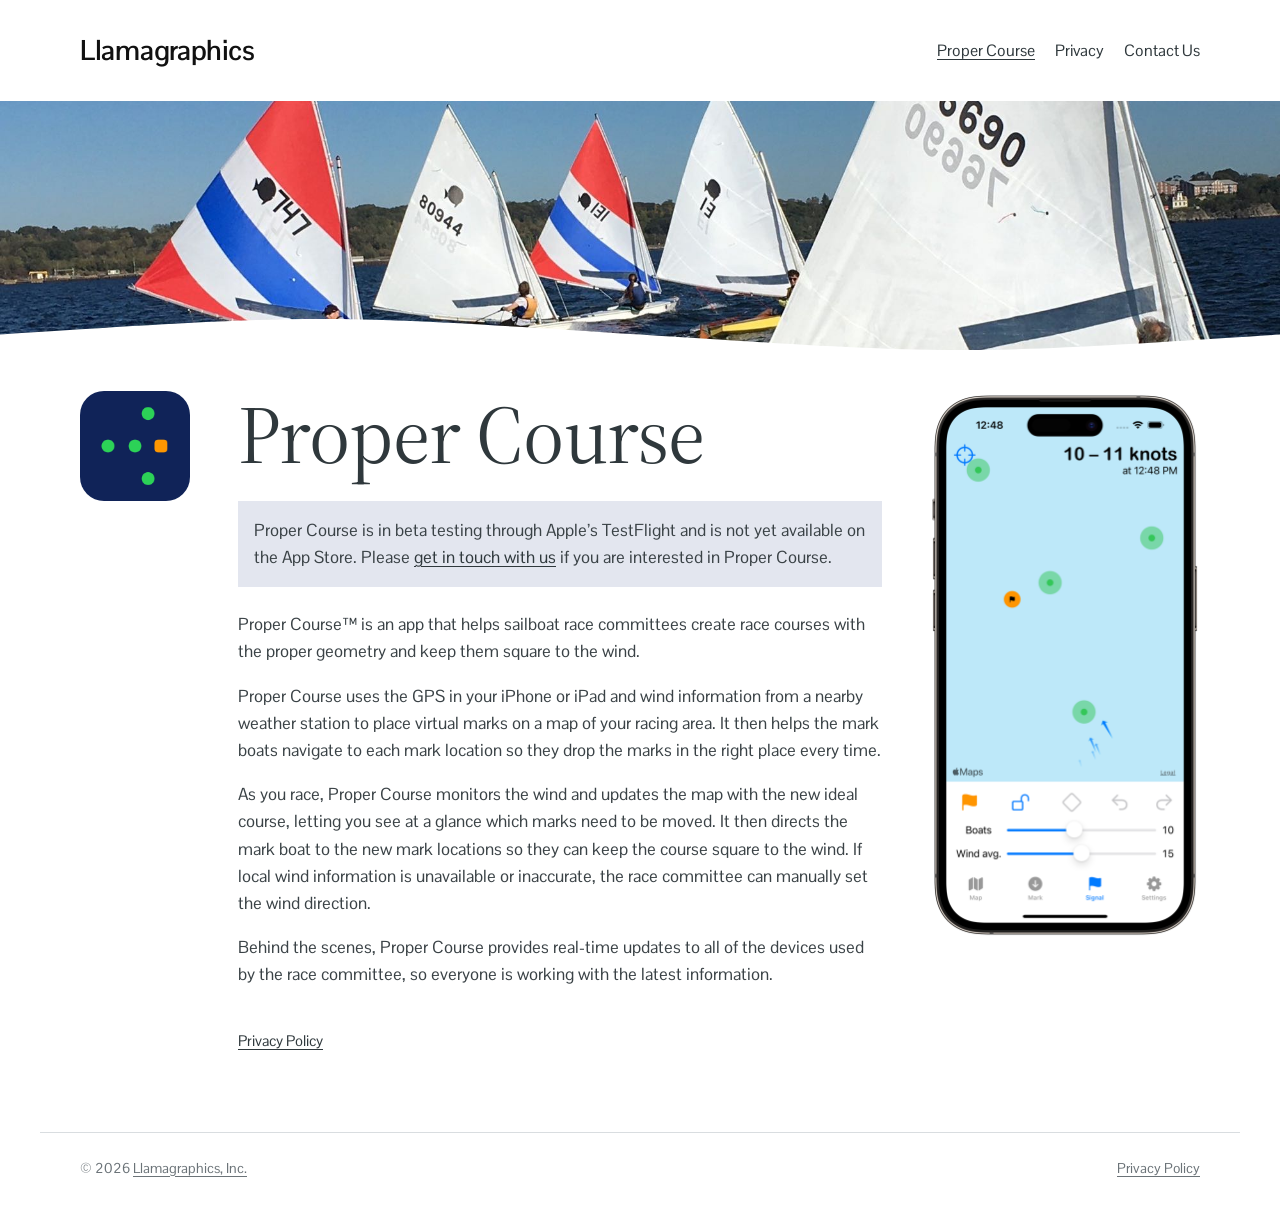
<file: index.html>
<!doctype html>
<html lang="en">
<head>
  <meta charset="utf-8">
  <meta name="viewport" content="width=device-width, initial-scale=1">
  <title>Proper Course</title>
  <meta name="description" content="Proper Course helps sailboat race committees create race courses with the proper geometry and keep them square to the wind.">
  <link rel="icon" href="favicon.png">
  <link rel="apple-touch-icon" href="apple-touch-icon.png">
  <link rel="preconnect" href="https://fonts.googleapis.com">
  <link rel="preconnect" href="https://fonts.gstatic.com" crossorigin>
  <link rel="stylesheet" href="https://fonts.googleapis.com/css2?family=Pontano+Sans:wght@400;700&family=Source+Serif+4:opsz,wght@8..60,400;8..60,500&display=swap">
  <link rel="stylesheet" href="style.css">
</head>
<body>
  <header class="site-header">
    <a class="wordmark" href="https://llamagraphics.com/">Llamagraphics</a>
    <nav class="site-nav" aria-label="Site">
      <a href="index.html" aria-current="page">Proper Course</a>
      <a href="privacy.html">Privacy</a>
      <a href="https://llamagraphics.com/contact">Contact Us</a>
    </nav>
  </header>

  <svg width="0" height="0" style="position: absolute" aria-hidden="true">
    <clipPath id="banner-wave" clipPathUnits="objectBoundingBox">
      <path d="M0,0 H1 V0.935 C0.75,1.018 0.75,1.018 0.5,0.935 C0.25,0.852 0.25,0.852 0,0.935 Z"/>
    </clipPath>
  </svg>

  <div class="banner">
    <img src="images/banner.jpg" alt="Small sailboats racing upwind" width="2000" height="1500">
  </div>

  <main>
    <div class="product">
      <img class="app-icon" src="images/icon.png" alt="Proper Course app icon" width="320" height="320">

      <div>
        <h1>Proper Course</h1>

        <div class="notice">
          <p>Proper Course is in beta testing through Apple’s TestFlight and is not yet available on the App Store. Please <a href="https://llamagraphics.com/contact">get in touch with us</a> if you are interested in Proper Course.</p>
        </div>

        <p>Proper Course™ is an app that helps sailboat race committees create race courses with the proper geometry and keep them square to the wind.</p>

        <p>Proper Course uses the GPS in your iPhone or iPad and wind information from a nearby weather station to place virtual marks on a map of your racing area. It then helps the mark boats navigate to each mark location so they drop the marks in the right place every time.</p>

        <p>As you race, Proper Course monitors the wind and updates the map with the new ideal course, letting you see at a glance which marks need to be moved. It then directs the mark boat to the new mark locations so they can keep the course square to the wind. If local wind information is unavailable or inaccurate, the race committee can manually set the wind direction.</p>

        <p>Behind the scenes, Proper Course provides real-time updates to all of the devices used by the race committee, so everyone is working with the latest information.</p>

        <p class="page-links"><a href="privacy.html">Privacy Policy</a></p>
      </div>

      <div class="screenshot-col">
        <img class="screenshot" src="images/screenshot.png" alt="Proper Course on iPhone, showing marks on a map with the current wind speed" width="542" height="1100">
      </div>
    </div>
  </main>

  <footer class="site-footer">
    <span>© 2026 <a href="https://llamagraphics.com/">Llamagraphics, Inc.</a></span>
    <a href="privacy.html">Privacy Policy</a>
  </footer>
</body>
</html>
</file>
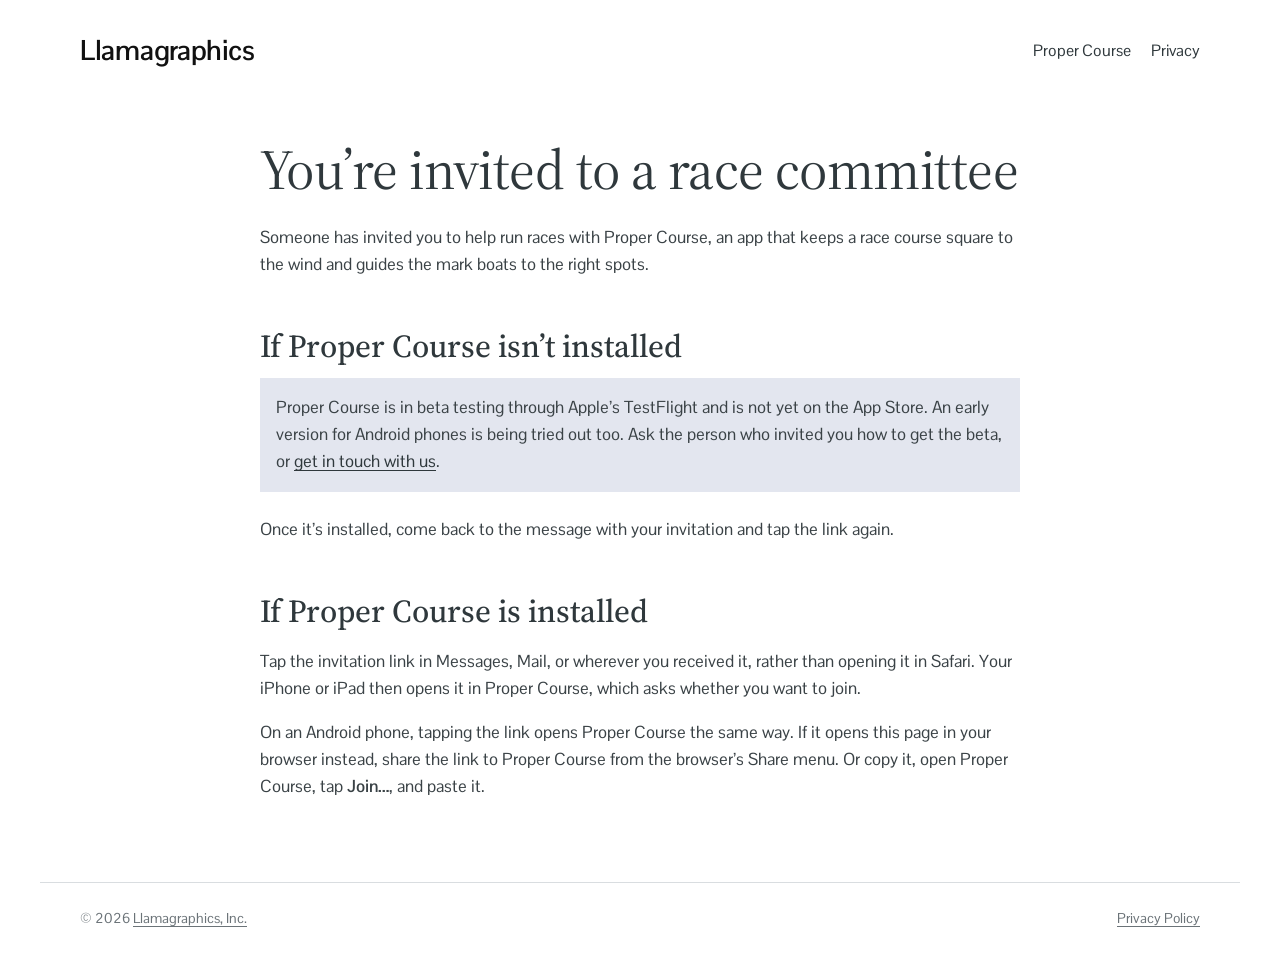
<file: join/index.html>
<!doctype html>
<html lang="en">
<head>
  <meta charset="utf-8">
  <meta name="viewport" content="width=device-width, initial-scale=1">
  <title>Join a race committee · Proper Course</title>
  <meta name="description" content="You’ve been invited to join a race committee in Proper Course.">
  <meta name="robots" content="noindex">
  <link rel="icon" href="/favicon.png">
  <link rel="apple-touch-icon" href="/apple-touch-icon.png">
  <link rel="preconnect" href="https://fonts.googleapis.com">
  <link rel="preconnect" href="https://fonts.gstatic.com" crossorigin>
  <link rel="stylesheet" href="https://fonts.googleapis.com/css2?family=Pontano+Sans:wght@400;700&family=Source+Serif+4:opsz,wght@8..60,400;8..60,500&display=swap">
  <link rel="stylesheet" href="/style.css">
</head>
<body>
  <!--
    Invitation links look like https://propercourse.app/join#<token>. With Proper Course
    installed, iOS and Android open the app instead of this page (see
    /.well-known/apple-app-site-association and assetlinks.json). The token is in the fragment, so it never
    reaches a server, and nothing on this page reads it.
  -->
  <header class="site-header">
    <a class="wordmark" href="https://llamagraphics.com/">Llamagraphics</a>
    <nav class="site-nav" aria-label="Site">
      <a href="/index.html">Proper Course</a>
      <a href="/privacy.html">Privacy</a>
    </nav>
  </header>
  <main>
    <article class="prose">
      <h1>You’re invited to a race committee</h1>
      <p>Someone has invited you to help run races with Proper Course, an app that keeps a race course square to the wind and guides the mark boats to the right spots.</p>

      <h2>If Proper Course isn’t installed</h2>
      <div class="notice">
        <p>Proper Course is in beta testing through Apple’s TestFlight and is not yet on the App Store. An early version for Android phones is being tried out too. Ask the person who invited you how to get the beta, or <a href="https://llamagraphics.com/contact">get in touch with us</a>.</p>
      </div>
      <p>Once it’s installed, come back to the message with your invitation and tap the link again.</p>

      <h2>If Proper Course is installed</h2>
      <p>Tap the invitation link in Messages, Mail, or wherever you received it, rather than opening it in Safari. Your iPhone or iPad then opens it in Proper Course, which asks whether you want to join.</p>
      <p>On an Android phone, tapping the link opens Proper Course the same way. If it opens this page in your browser instead, share the link to Proper Course from the browser’s Share menu. Or copy it, open Proper Course, tap <strong>Join…</strong>, and paste it.</p>
    </article>
  </main>
  <footer class="site-footer">
    <span>© 2026 <a href="https://llamagraphics.com/">Llamagraphics, Inc.</a></span>
    <a href="/privacy.html">Privacy Policy</a>
  </footer>
</body>
</html>
</file>
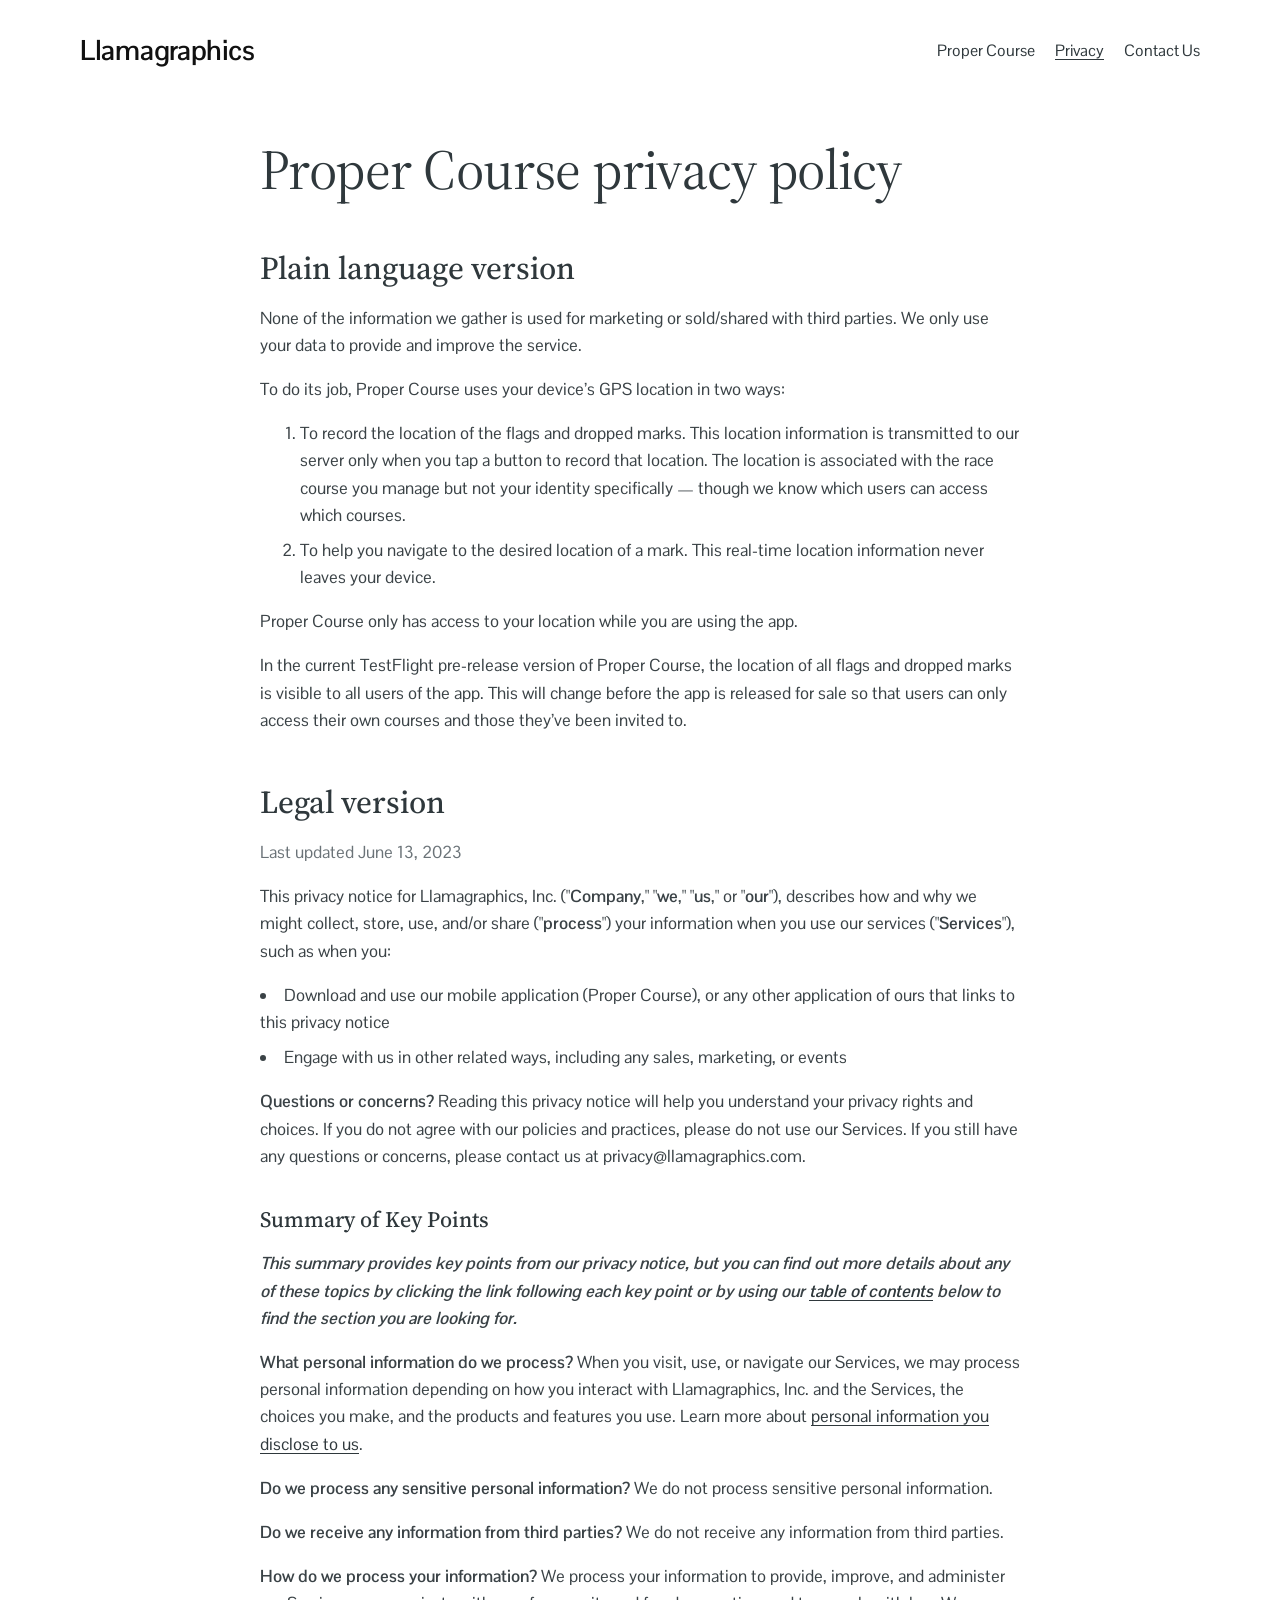
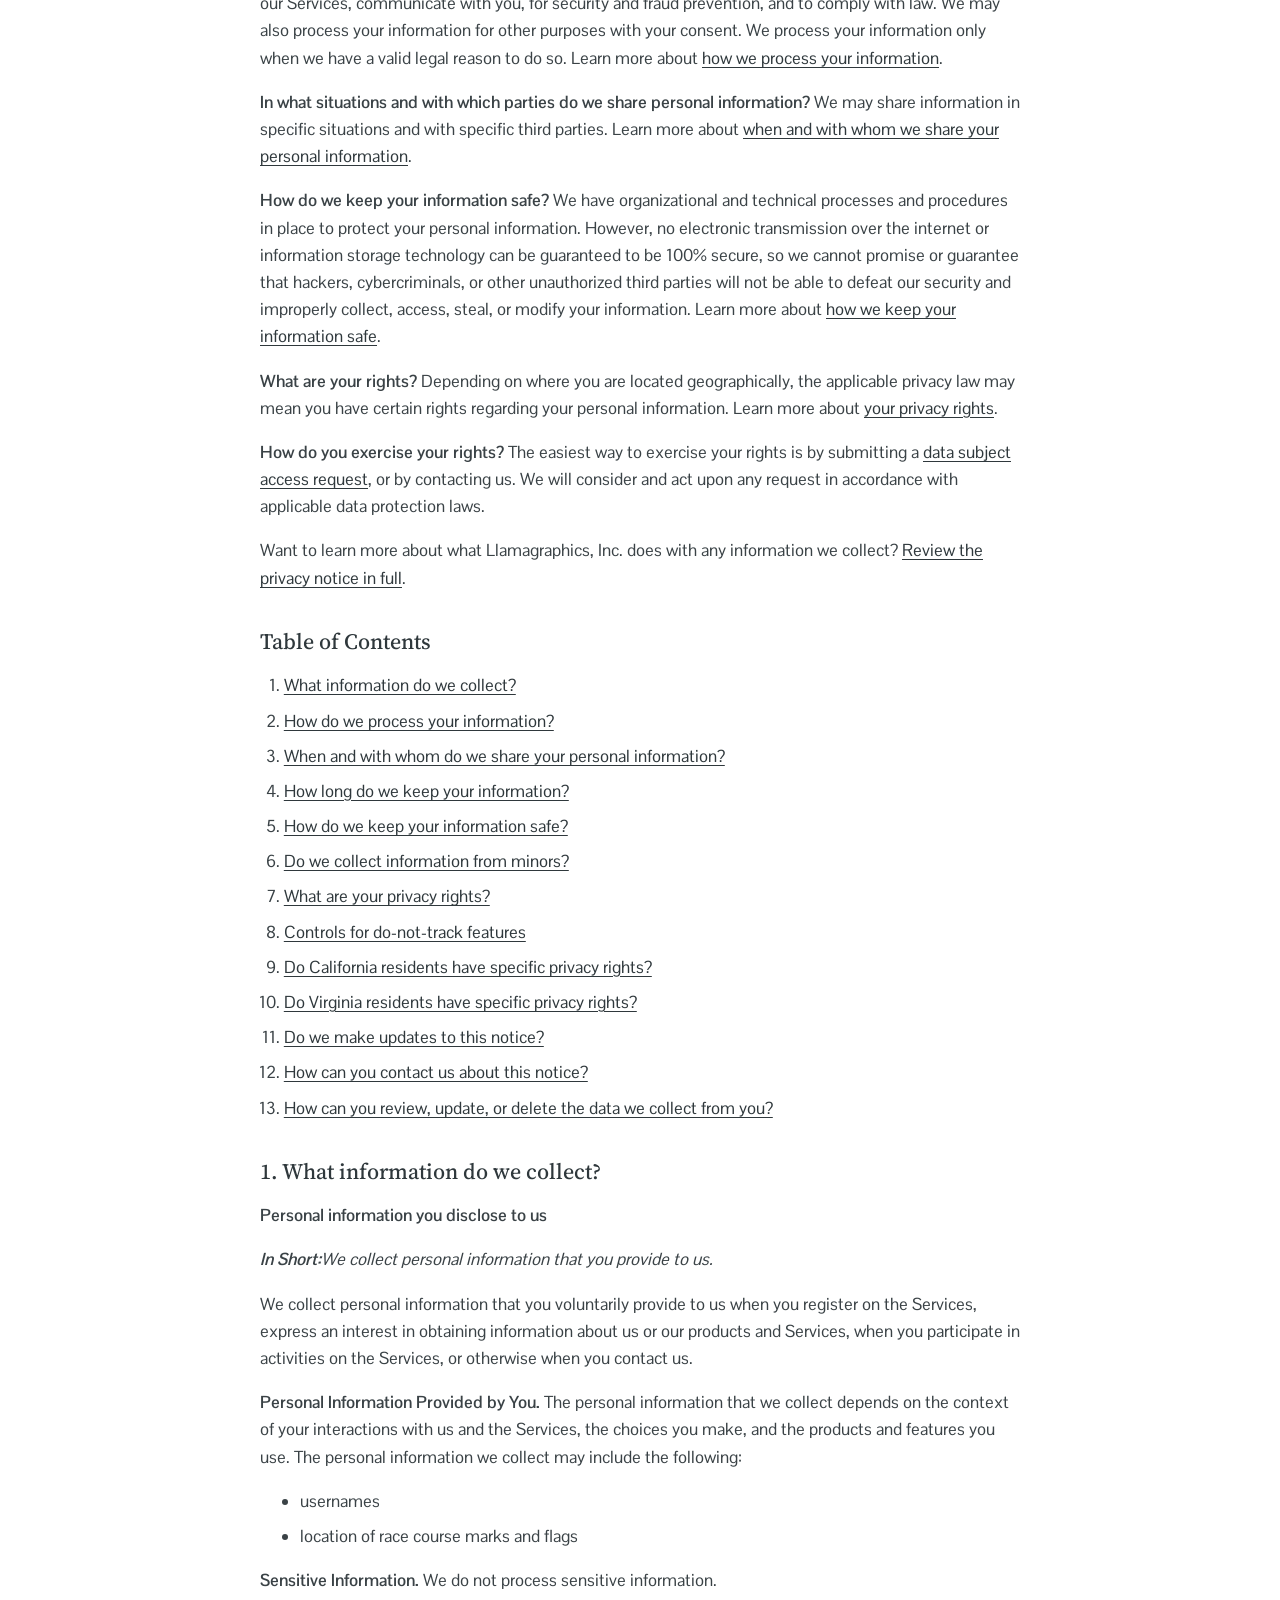
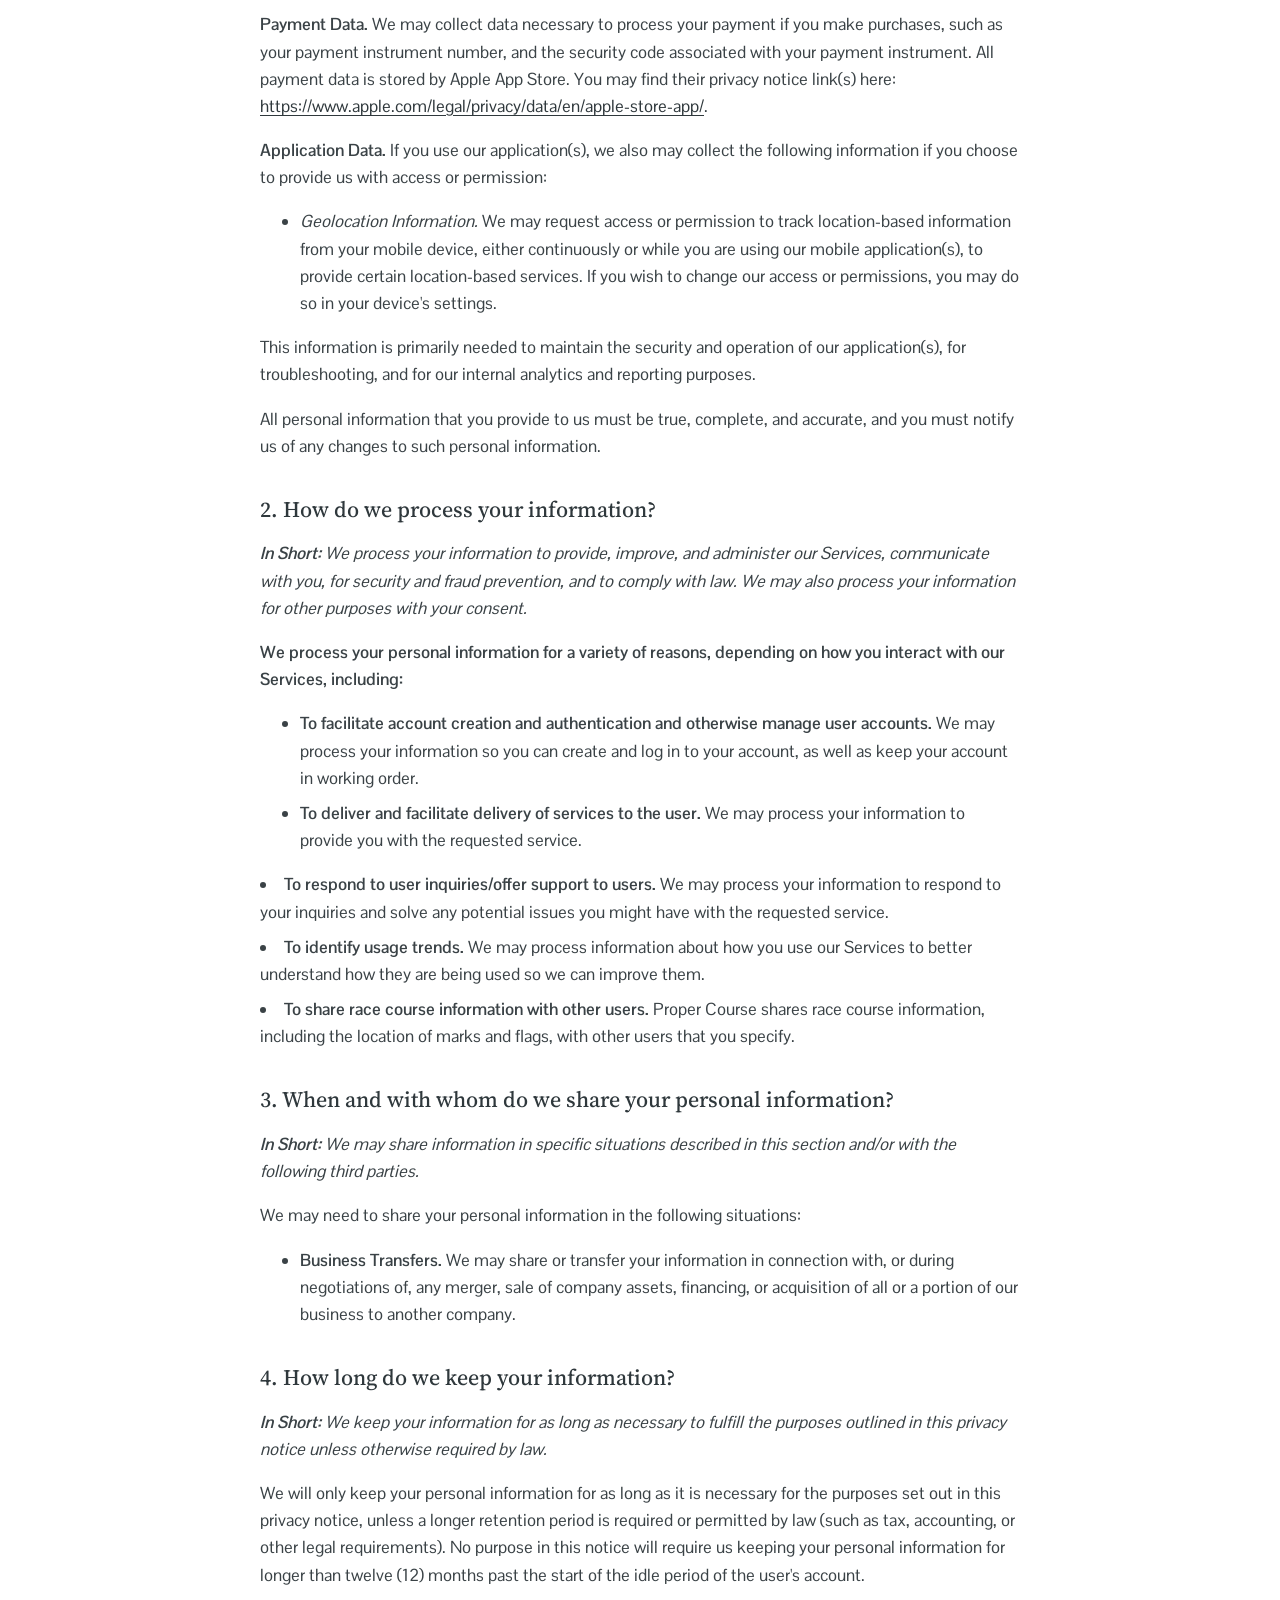
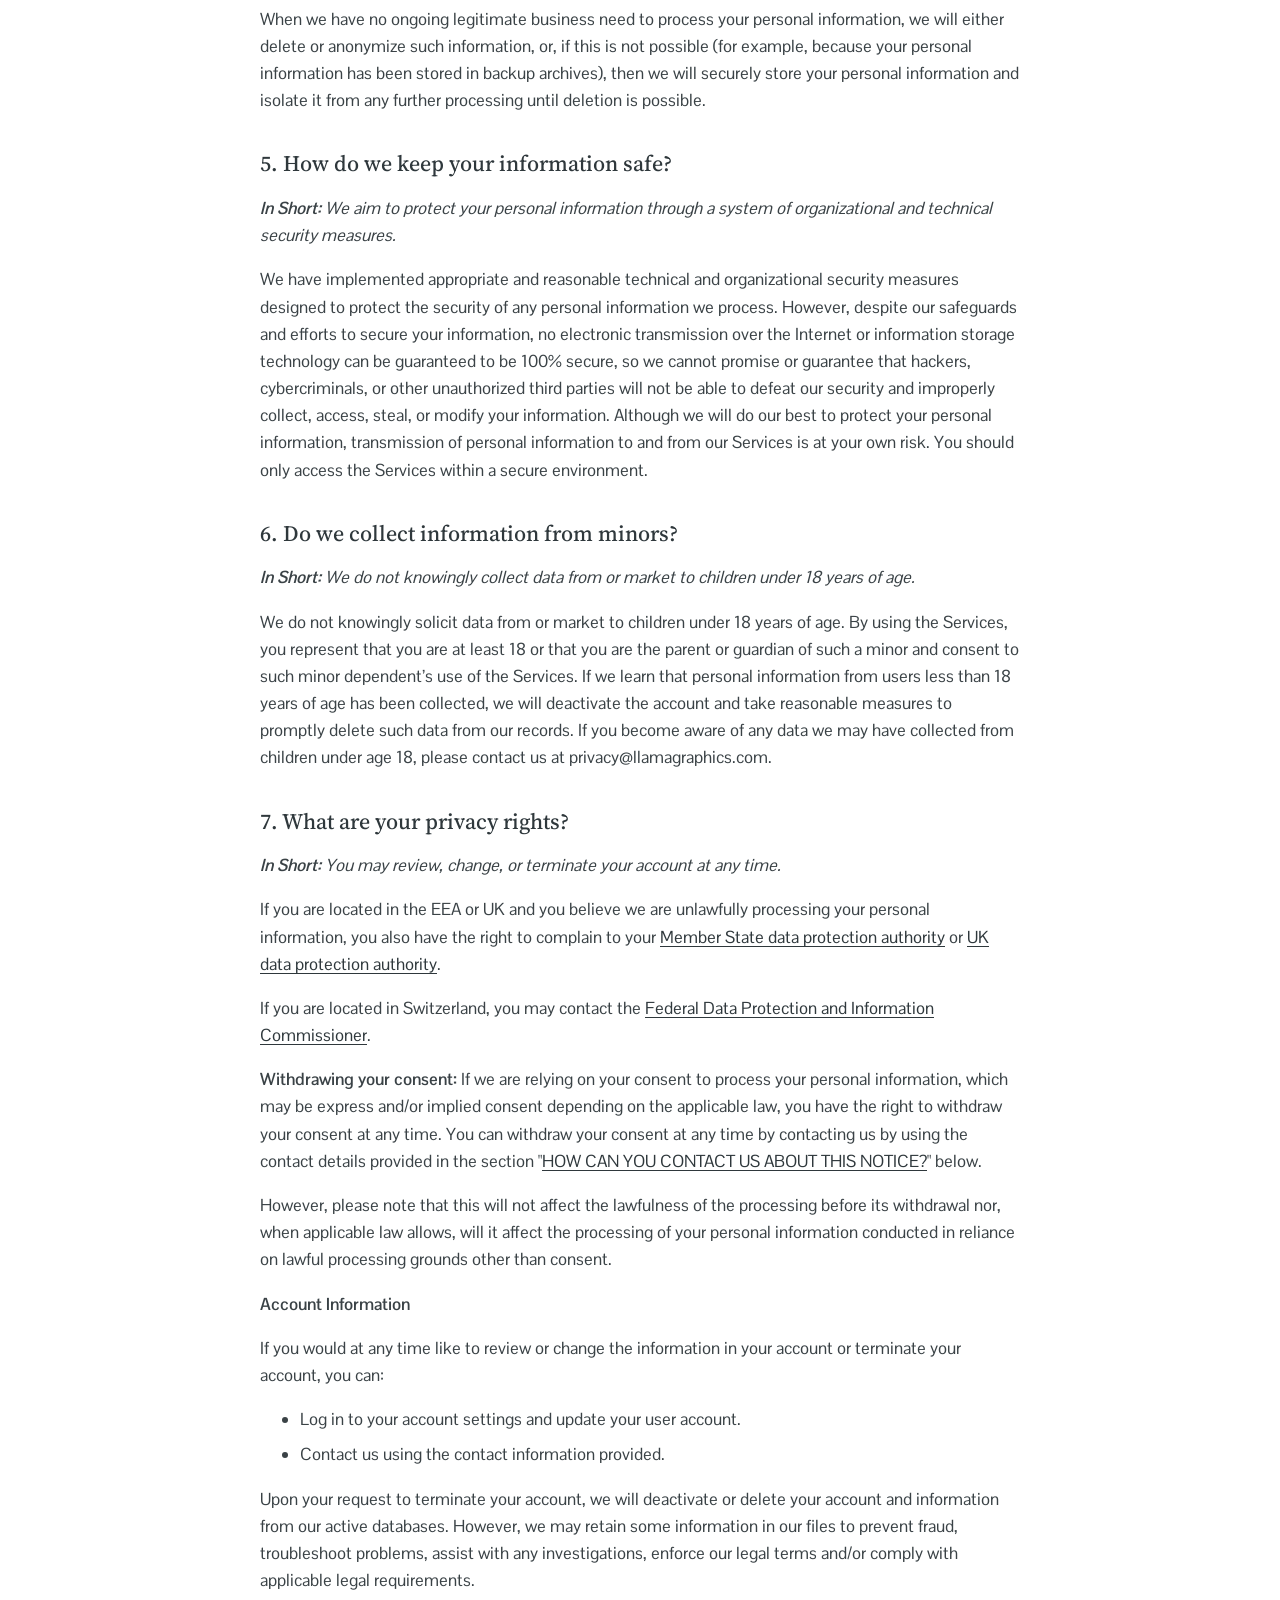
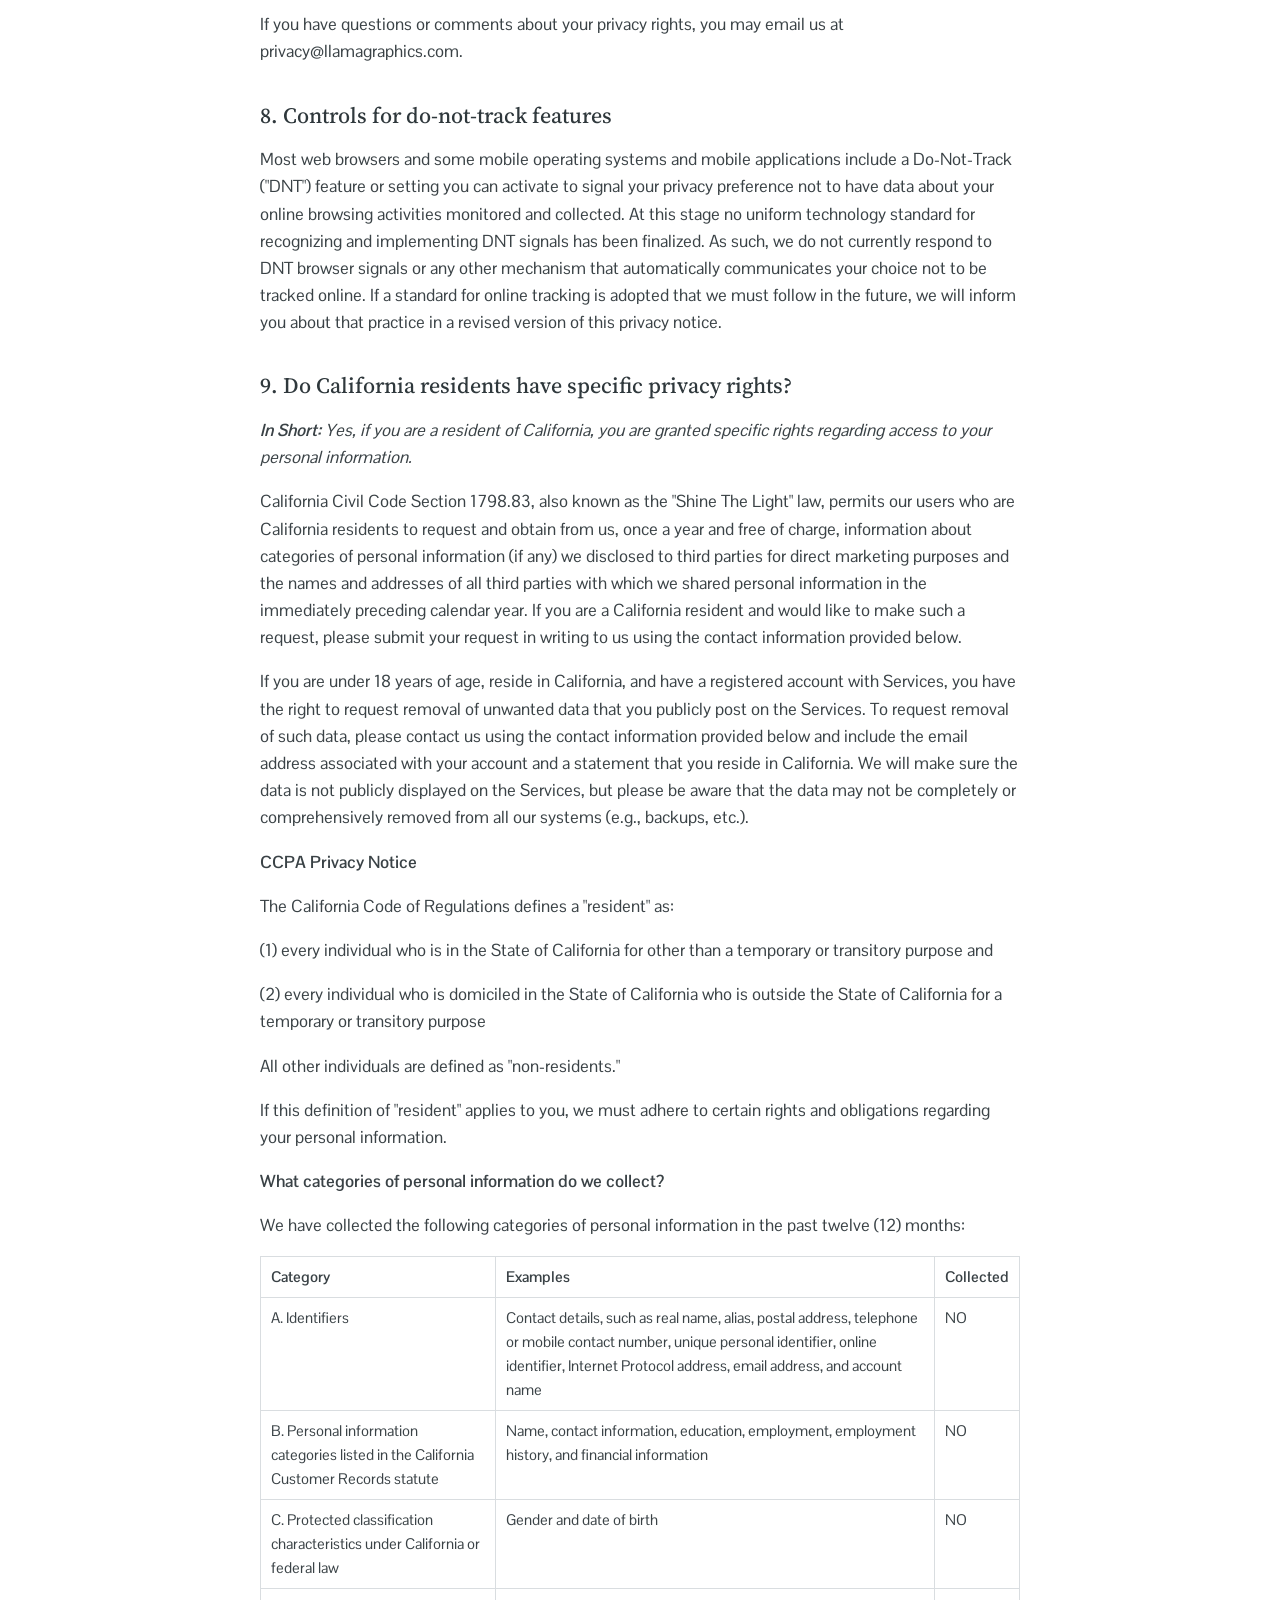
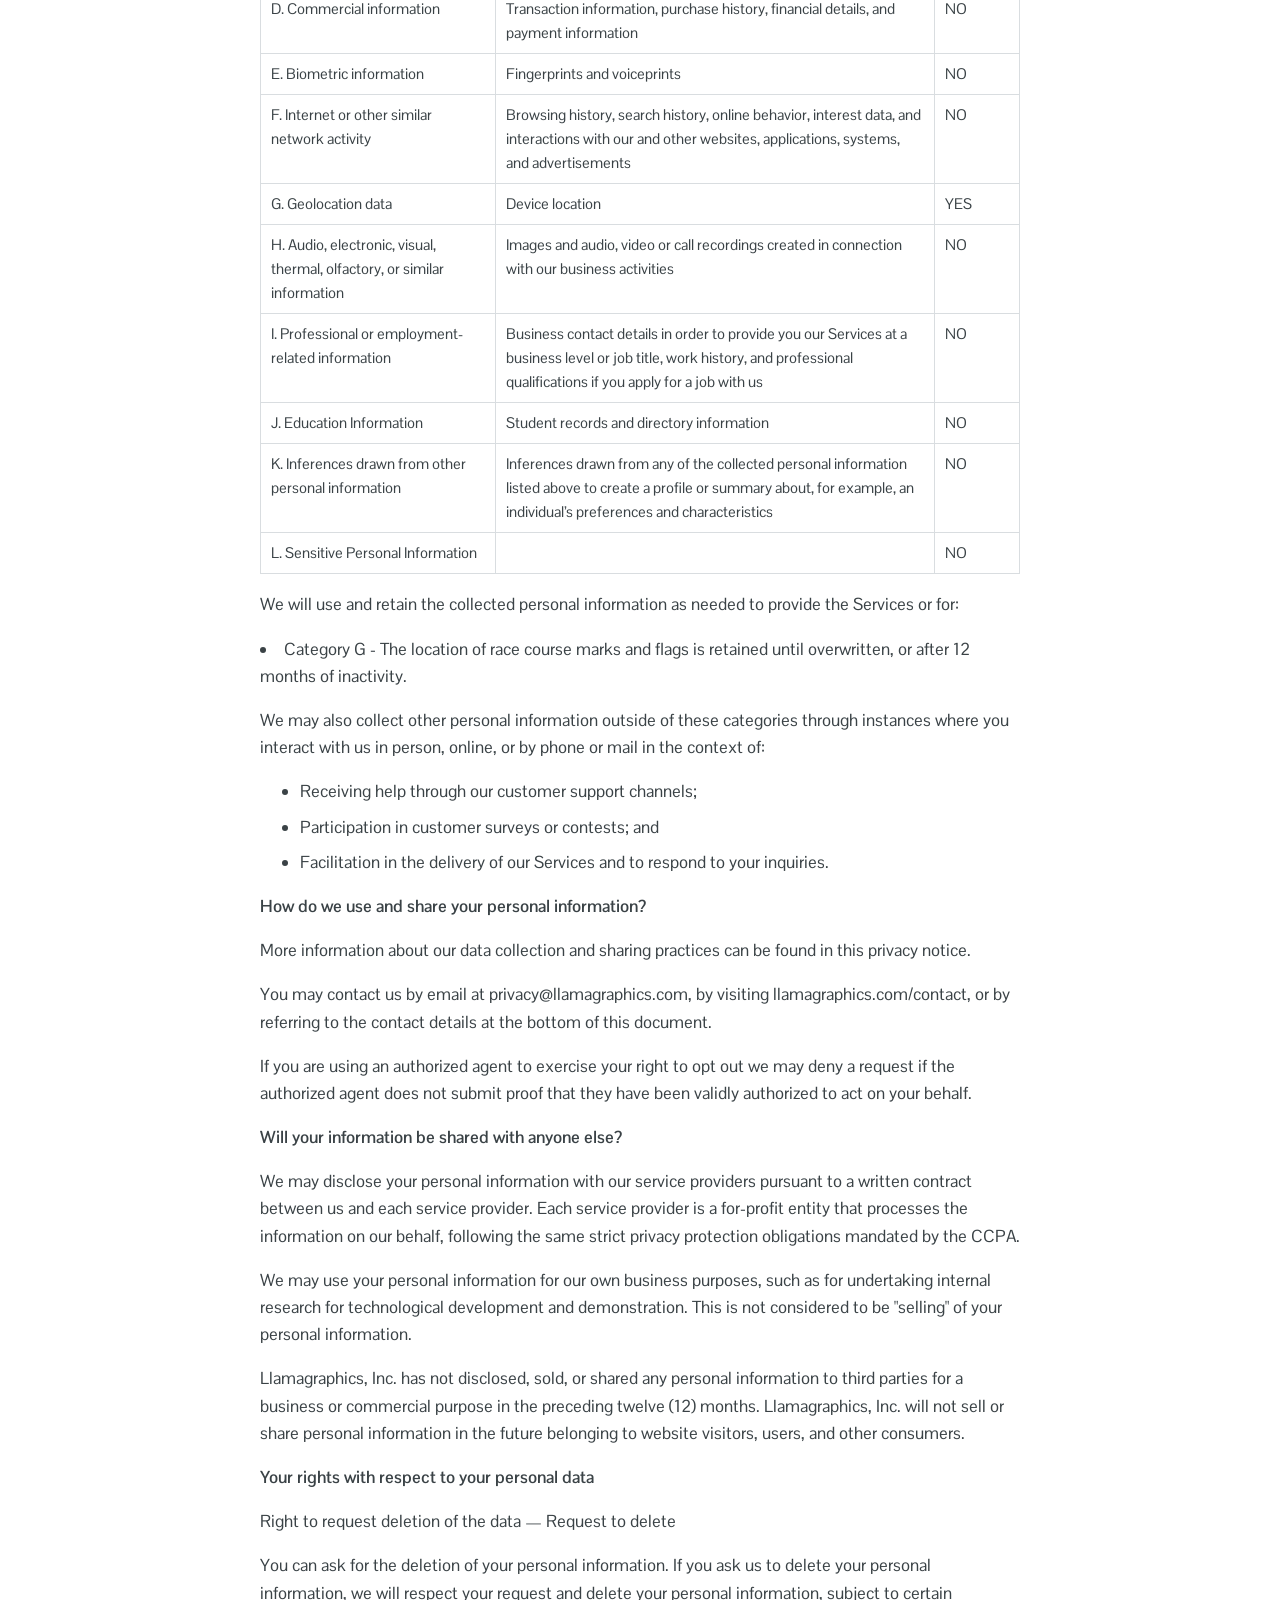
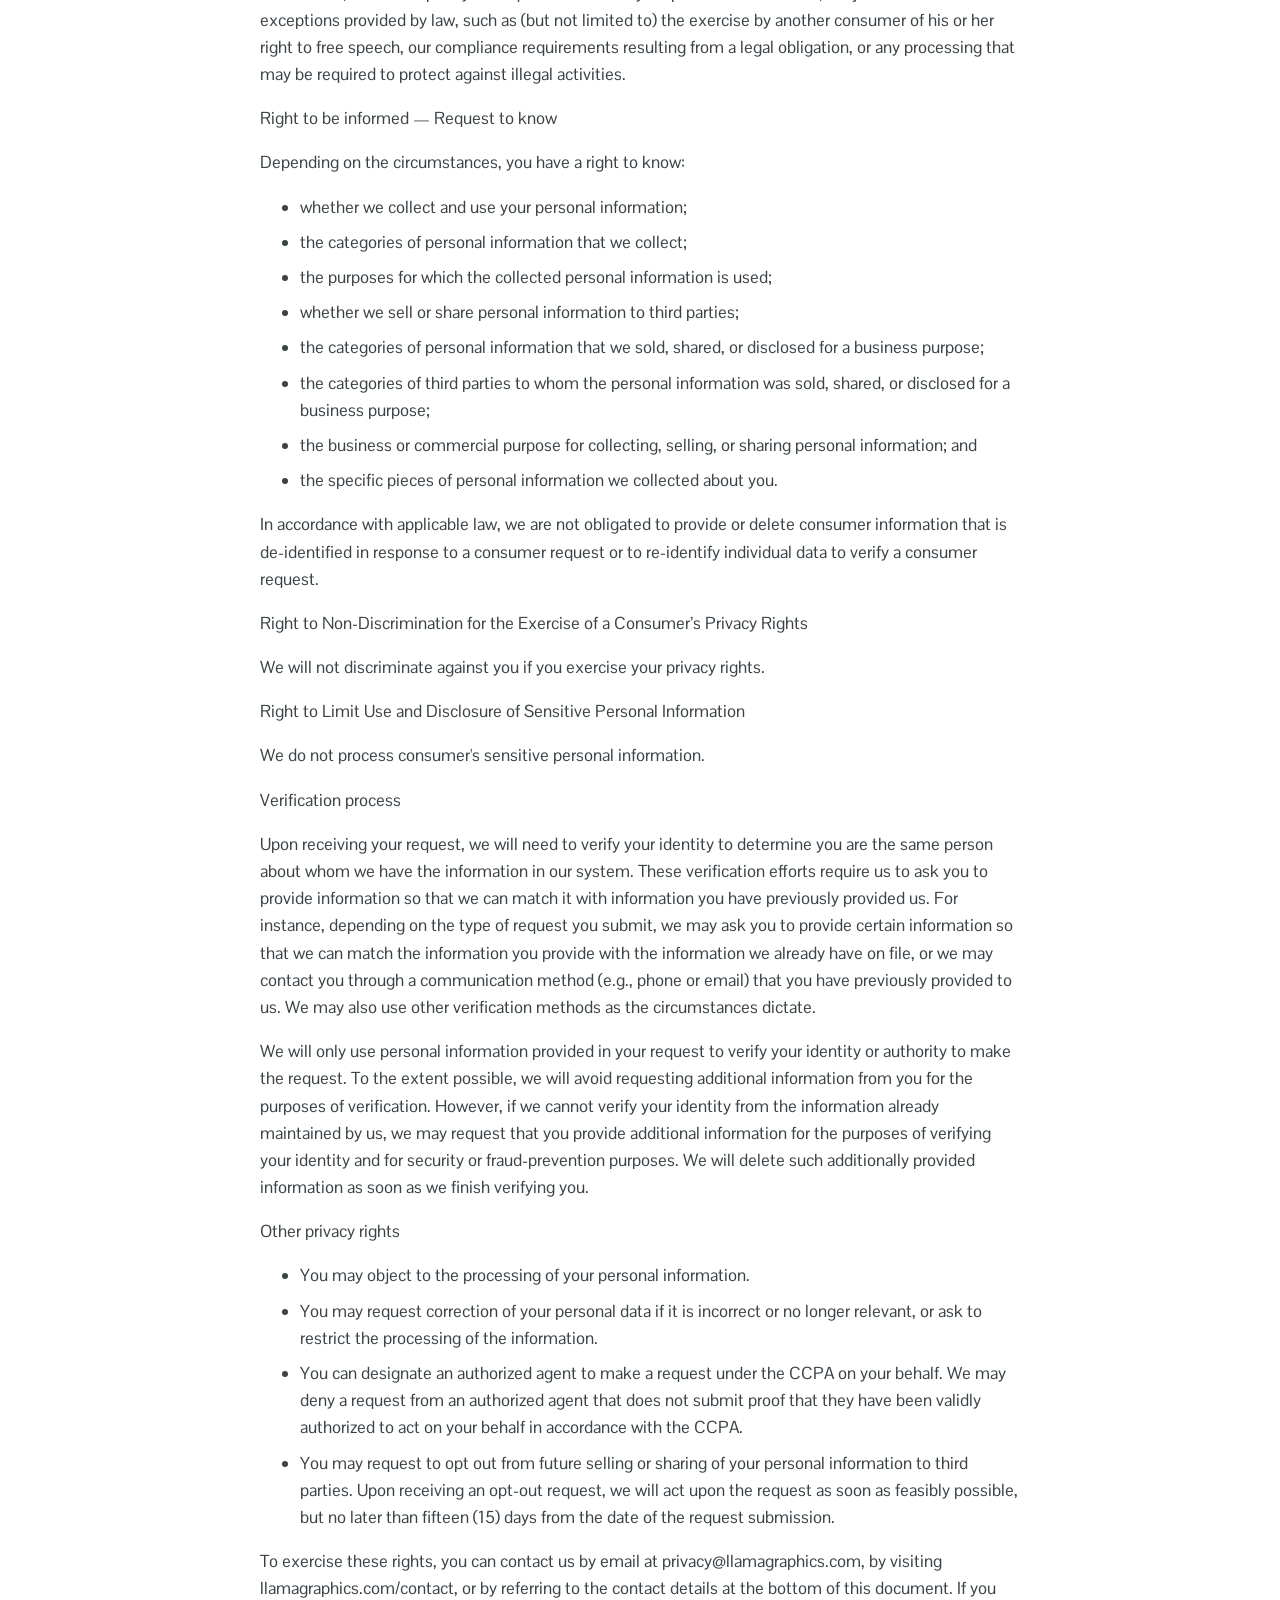
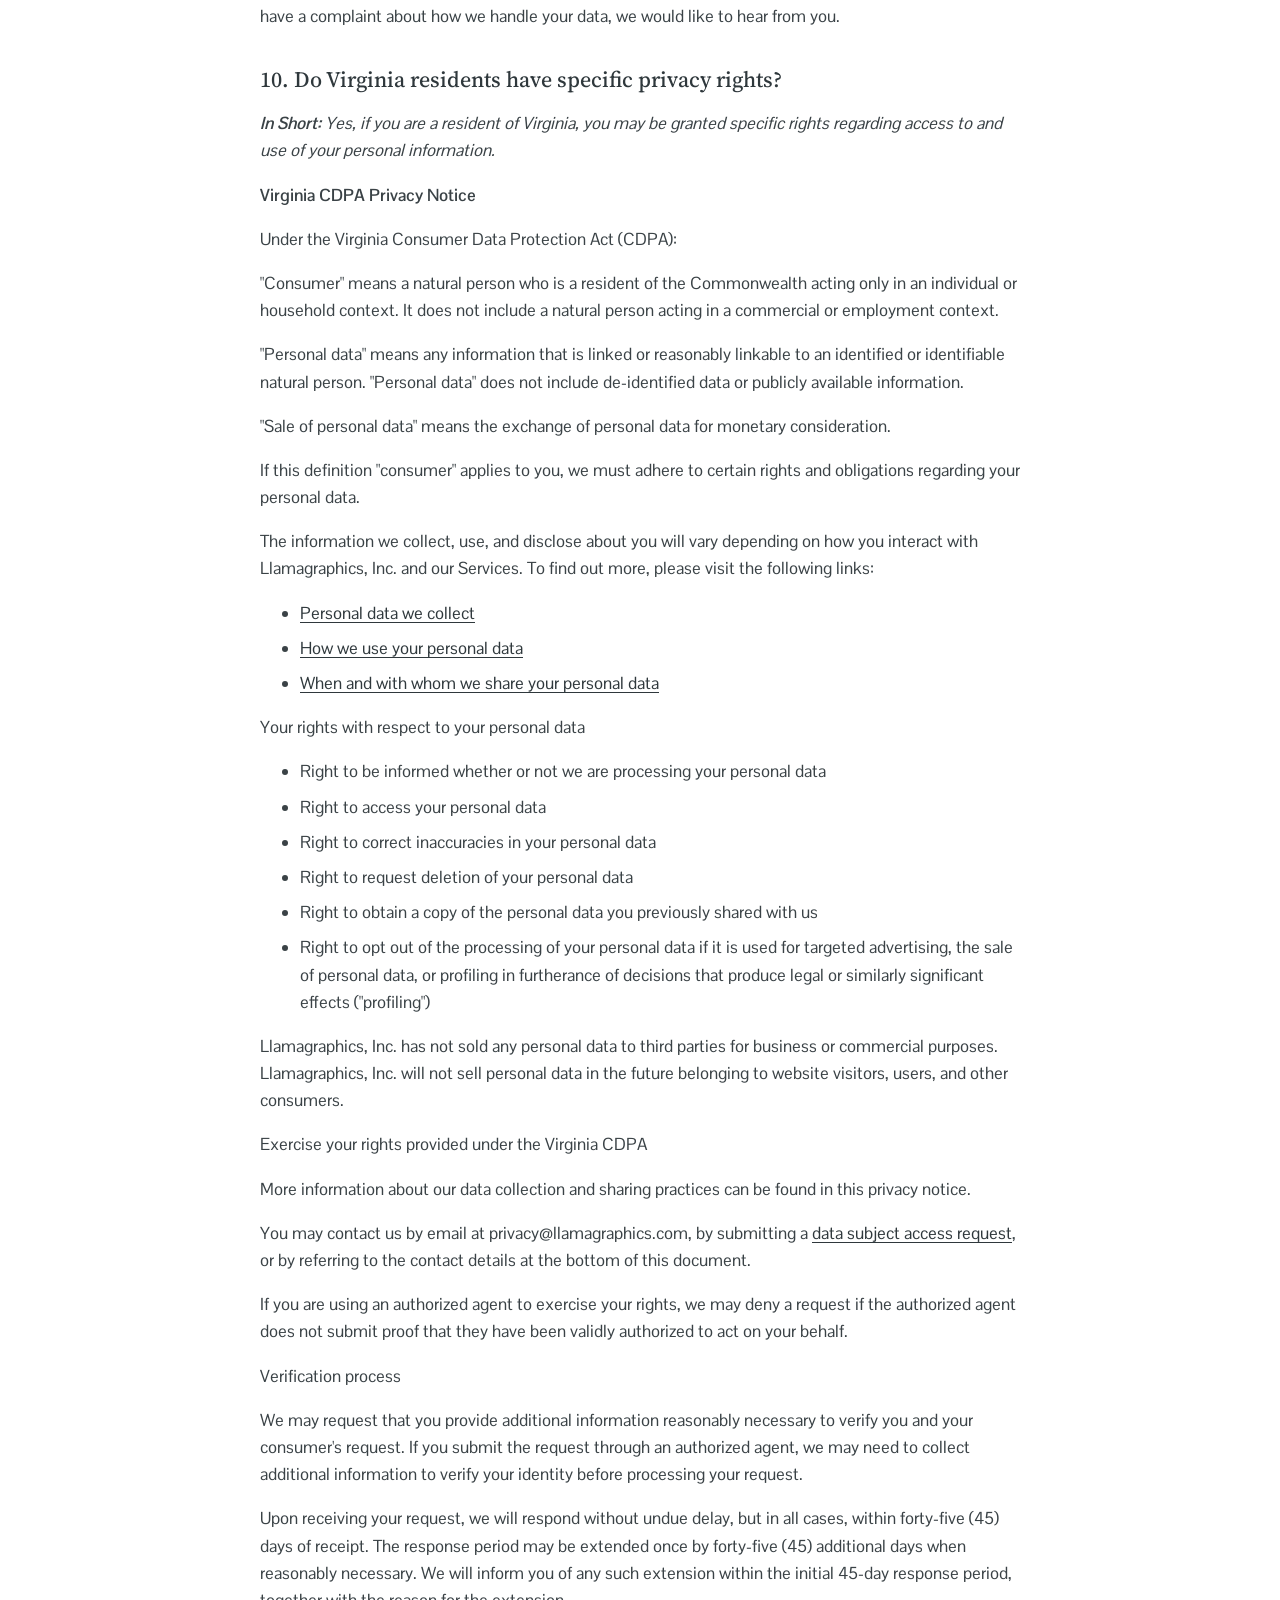
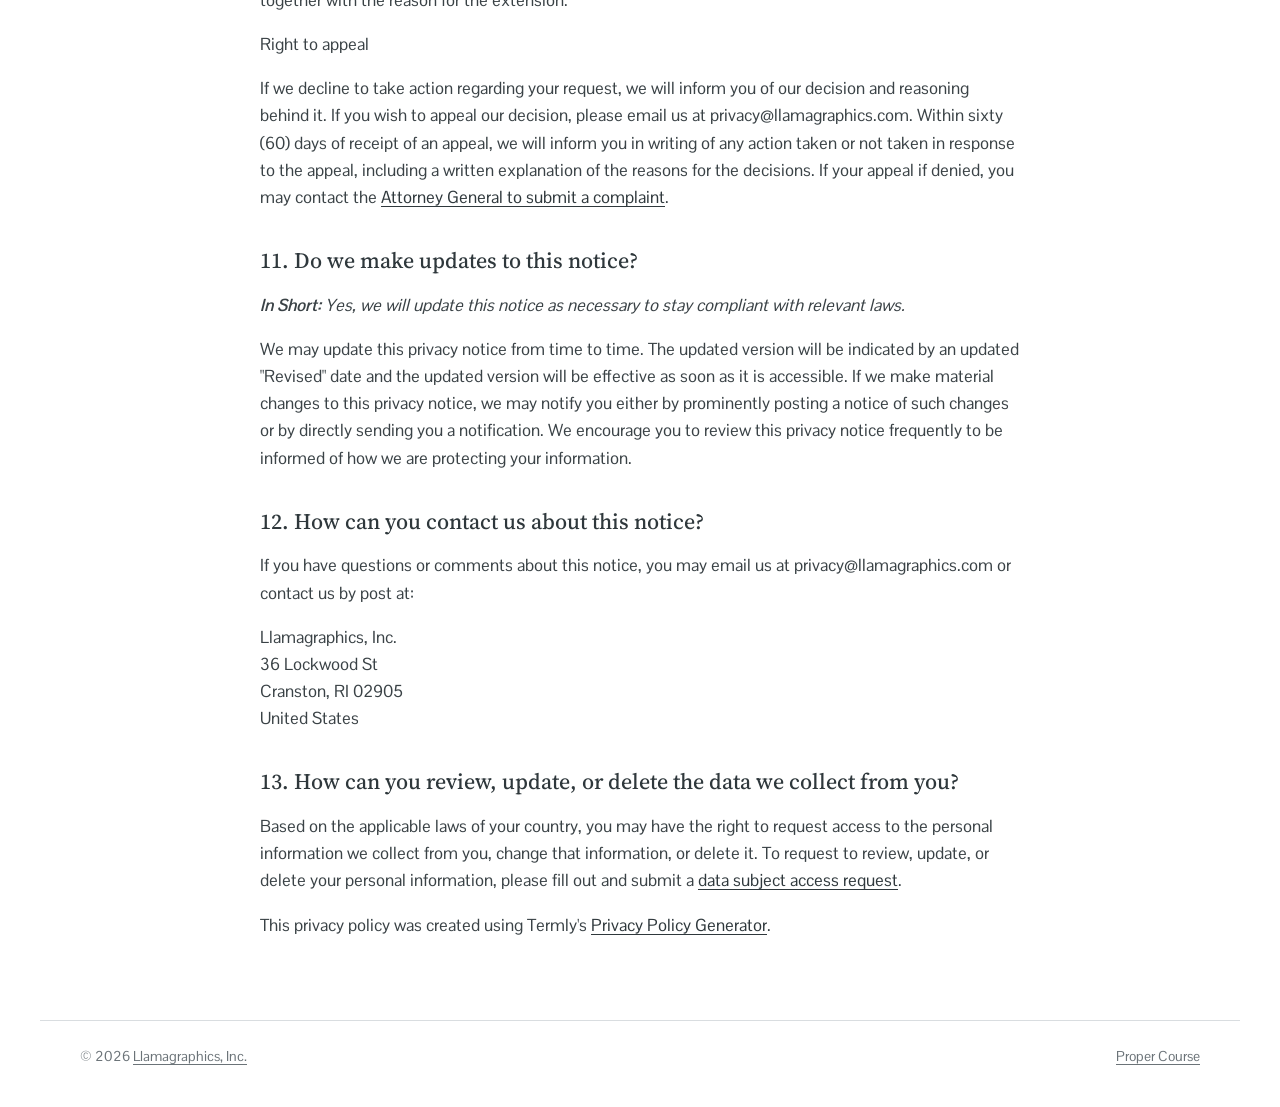
<file: privacy.html>
<!doctype html>
<html lang="en">
<head>
  <meta charset="utf-8">
  <meta name="viewport" content="width=device-width, initial-scale=1">
  <title>Privacy Policy · Proper Course</title>
  <meta name="description" content="How Proper Course uses your location and what information Llamagraphics collects.">
  <link rel="icon" href="favicon.png">
  <link rel="apple-touch-icon" href="apple-touch-icon.png">
  <link rel="preconnect" href="https://fonts.googleapis.com">
  <link rel="preconnect" href="https://fonts.gstatic.com" crossorigin>
  <link rel="stylesheet" href="https://fonts.googleapis.com/css2?family=Pontano+Sans:wght@400;700&family=Source+Serif+4:opsz,wght@8..60,400;8..60,500&display=swap">
  <link rel="stylesheet" href="style.css">
</head>
<body>
  <header class="site-header">
    <a class="wordmark" href="https://llamagraphics.com/">Llamagraphics</a>
    <nav class="site-nav" aria-label="Site">
      <a href="index.html">Proper Course</a>
      <a href="privacy.html" aria-current="page">Privacy</a>
      <a href="https://llamagraphics.com/contact">Contact Us</a>
    </nav>
  </header>

  <main>
    <article class="prose">
      <h1>Proper Course privacy policy</h1>

      <h2>Plain language version</h2>

      <p>None of the information we gather is used for marketing or sold/shared with third parties. We only use your data to provide and improve the service.</p>

      <p>To do its job, Proper Course uses your device’s GPS location in two ways:</p>

      <ol>
        <li>To record the location of the flags and dropped marks. This location information is transmitted to our server only when you tap a button to record that location. The location is associated with the race course you manage but not your identity specifically — though we know which users can access which courses.</li>
        <li>To help you navigate to the desired location of a mark. This real-time location information never leaves your device.</li>
      </ol>

      <p>Proper Course only has access to your location while you are using the app.</p>

      <p>In the current TestFlight pre-release version of Proper Course, the location of all flags and dropped marks is visible to all users of the app. This will change before the app is released for sale so that users can only access their own courses and those they’ve been invited to.</p>

      <h2>Legal version</h2>

      <p class="updated">Last updated June 13, 2023</p>
      <p>This privacy notice for Llamagraphics, Inc. ("<strong>Company</strong>," "<strong>we</strong>," "<strong>us</strong>," or "<strong>our</strong>"), describes how and why we might collect, store, use, and/or share ("<strong>process</strong>") your information when you use our services ("<strong>Services</strong>"), such as when you:</li></p>
      <li>Download and use our mobile application (Proper Course), or any other application of ours that links to this privacy notice</li>
      <li>Engage with us in other related ways, including any sales, marketing, or events</li>
      </ul>
      <p><strong>Questions or concerns? </strong>Reading this privacy notice will help you understand your privacy rights and choices. If you do not agree with our policies and practices, please do not use our Services. If you still have any questions or concerns, please contact us at privacy@llamagraphics.com.</p>
      <h3>Summary of Key Points</h3>
      <p><strong><em>This summary provides key points from our privacy notice, but you can find out more details about any of these topics by clicking the link following each key point or by using our </em></strong><a href="#toc"><strong><em>table of contents</em></strong></a><strong><em> below to find the section you are looking for.</em></strong></p>
      <p><strong>What personal information do we process?</strong> When you visit, use, or navigate our Services, we may process personal information depending on how you interact with Llamagraphics, Inc. and the Services, the choices you make, and the products and features you use. Learn more about <a href="#personalinfo">personal information you disclose to us</a>.</p>
      <p><strong>Do we process any sensitive personal information?</strong> We do not process sensitive personal information.</p>
      <p><strong>Do we receive any information from third parties?</strong> We do not receive any information from third parties.</p>
      <p><strong>How do we process your information?</strong> We process your information to provide, improve, and administer our Services, communicate with you, for security and fraud prevention, and to comply with law. We may also process your information for other purposes with your consent. We process your information only when we have a valid legal reason to do so. Learn more about <a href="#infouse">how we process your information</a>.</p>
      <p><strong>In what situations and with which parties do we share personal information?</strong> We may share information in specific situations and with specific third parties. Learn more about <a href="#whoshare">when and with whom we share your personal information</a>.</p>
      <p><strong>How do we keep your information safe?</strong> We have organizational and technical processes and procedures in place to protect your personal information. However, no electronic transmission over the internet or information storage technology can be guaranteed to be 100% secure, so we cannot promise or guarantee that hackers, cybercriminals, or other unauthorized third parties will not be able to defeat our security and improperly collect, access, steal, or modify your information. Learn more about <a href="#infosafe">how we keep your information safe</a>.</p>
      <p><strong>What are your rights?</strong> Depending on where you are located geographically, the applicable privacy law may mean you have certain rights regarding your personal information. Learn more about <a href="#privacyrights">your privacy rights</a>.</p>
      <p><strong>How do you exercise your rights?</strong> The easiest way to exercise your rights is by submitting a <a href="https://app.termly.io/notify/9d24f356-6a72-4493-ab96-04ea87ca430c">data subject access request</a>, or by contacting us. We will consider and act upon any request in accordance with applicable data protection laws.</p>
      <p>Want to learn more about what Llamagraphics, Inc. does with any information we collect? <a href="#toc">Review the privacy notice in full</a>.</p>
      <h3 id="toc">Table of Contents</h3>
      <ol class="toc">
      <li><a href="#infocollect">What information do we collect?</a></li>
      <li><a href="#infouse">How do we process your information?</a></li>
      <li><a href="#whoshare">When and with whom do we share your personal information?</a></li>
      <li><a href="#inforetain">How long do we keep your information?</a></li>
      <li><a href="#infosafe">How do we keep your information safe?</a></li>
      <li><a href="#infominors">Do we collect information from minors?</a></li>
      <li><a href="#privacyrights">What are your privacy rights?</a></li>
      <li><a href="#DNT">Controls for do-not-track features</a></li>
      <li><a href="#caresidents">Do California residents have specific privacy rights?</a></li>
      <li><a href="#virginia">Do Virginia residents have specific privacy rights?</a></li>
      <li><a href="#policyupdates">Do we make updates to this notice?</a></li>
      <li><a href="#contact">How can you contact us about this notice?</a></li>
      <li><a href="#request">How can you review, update, or delete the data we collect from you?</a></li>
      </ol>
      <h3 id="infocollect">1. What information do we collect?</h3>
      <p><strong>Personal information you disclose to us</strong></p>
      <p><strong><em>In Short:</em></strong><em>We collect personal information that you provide to us.</em></p>
      <p>We collect personal information that you voluntarily provide to us when you register on the Services, express an interest in obtaining information about us or our products and Services, when you participate in activities on the Services, or otherwise when you contact us.</p>
      <p><strong>Personal Information Provided by You.</strong> The personal information that we collect depends on the context of your interactions with us and the Services, the choices you make, and the products and features you use. The personal information we collect may include the following:</p>
      <ul>
      <li>usernames</li>
      <li>location of race course marks and flags</li>
      </ul>
      <p><strong>Sensitive Information.</strong> We do not process sensitive information.</p>
      <p><strong>Payment Data.</strong> We may collect data necessary to process your payment if you make purchases, such as your payment instrument number, and the security code associated with your payment instrument. All payment data is stored by Apple App Store. You may find their privacy notice link(s) here: <a href="https://www.apple.com/legal/privacy/data/en/apple-store-app/">https://www.apple.com/legal/privacy/data/en/apple-store-app/</a>.</p>
      <p><strong>Application Data.</strong> If you use our application(s), we also may collect the following information if you choose to provide us with access or permission:</p>
      <ul>
      <li><em>Geolocation Information.</em> We may request access or permission to track location-based information from your mobile device, either continuously or while you are using our mobile application(s), to provide certain location-based services. If you wish to change our access or permissions, you may do so in your device's settings.</li>
      </ul>
      </li>
      </ul>
      </li>
      </ul>
      </li>
      </ul>
      <p>This information is primarily needed to maintain the security and operation of our application(s), for troubleshooting, and for our internal analytics and reporting purposes.</p>
      <p>All personal information that you provide to us must be true, complete, and accurate, and you must notify us of any changes to such personal information.</p>
      <h3 id="infouse">2. How do we process your information?</h3>
      <p><strong><em>In Short: </em></strong><em>We process your information to provide, improve, and administer our Services, communicate with you, for security and fraud prevention, and to comply with law. We may also process your information for other purposes with your consent.</em></p>
      <p><strong>We process your personal information for a variety of reasons, depending on how you interact with our Services, including:</strong></p>
      <ul>
      <li><strong>To facilitate account creation and authentication and otherwise manage user accounts. </strong>We may process your information so you can create and log in to your account, as well as keep your account in working order.</li>
      <li><strong>To deliver and facilitate delivery of services to the user. </strong>We may process your information to provide you with the requested service.</li>
      </ul>
      </li>
      <li><strong>To respond to user inquiries/offer support to users. </strong>We may process your information to respond to your inquiries and solve any potential issues you might have with the requested service.</li>
      </ul>
      </li>
      </ul>
      </li>
      </ul>
      </li>
      </ul>
      </li>
      </ul>
      </li>
      </ul>
      </li>
      </ul>
      </li>
      </ul>
      </li>
      </ul>
      </li>
      </ul>
      </li>
      </ul>
      </li>
      </ul>
      </li>
      </ul>
      </li>
      </ul>
      </li>
      </ul>
      </li>
      </ul>
      </li>
      </ul>
      </li>
      </ul>
      </li>
      <li><strong>To identify usage trends.</strong> We may process information about how you use our Services to better understand how they are being used so we can improve them.</li>
      </ul>
      </li>
      </ul>
      </li>
      </ul>
      </li>
      </ul>
      </li>
      </ul>
      </li>
      <li><strong>To share race course information with other users.</strong> Proper Course shares race course information, including the location of marks and flags, with other users that you specify.</li>
      </ul>
      <h3 id="whoshare">3. When and with whom do we share your personal information?</h3>
      <p><strong><em>In Short:</em></strong><em> We may share information in specific situations described in this section and/or with the following third parties.</em></p>
      <p>We may need to share your personal information in the following situations:</p>
      <ul>
      <li><strong>Business Transfers.</strong> We may share or transfer your information in connection with, or during negotiations of, any merger, sale of company assets, financing, or acquisition of all or a portion of our business to another company.</li>
      </ul>
      </li>
      </ul>
      </li>
      </ul>
      </li>
      </ul>
      </li>
      </ul>
      </li>
      </ul>
      <h3 id="inforetain">4. How long do we keep your information?</h3>
      <p><strong><em>In Short: </em></strong><em>We keep your information for as long as necessary to fulfill the purposes outlined in this privacy notice unless otherwise required by law.</em></p>
      <p>We will only keep your personal information for as long as it is necessary for the purposes set out in this privacy notice, unless a longer retention period is required or permitted by law (such as tax, accounting, or other legal requirements). No purpose in this notice will require us keeping your personal information for longer than twelve (12) months past the start of the idle period of the user's account.</p>
      <p>When we have no ongoing legitimate business need to process your personal information, we will either delete or anonymize such information, or, if this is not possible (for example, because your personal information has been stored in backup archives), then we will securely store your personal information and isolate it from any further processing until deletion is possible.</p>
      <h3 id="infosafe">5. How do we keep your information safe?</h3>
      <p><strong><em>In Short: </em></strong><em>We aim to protect your personal information through a system of organizational and technical security measures.</em></p>
      <p>We have implemented appropriate and reasonable technical and organizational security measures designed to protect the security of any personal information we process. However, despite our safeguards and efforts to secure your information, no electronic transmission over the Internet or information storage technology can be guaranteed to be 100% secure, so we cannot promise or guarantee that hackers, cybercriminals, or other unauthorized third parties will not be able to defeat our security and improperly collect, access, steal, or modify your information. Although we will do our best to protect your personal information, transmission of personal information to and from our Services is at your own risk. You should only access the Services within a secure environment.</p>
      <h3 id="infominors">6. Do we collect information from minors?</h3>
      <p><strong><em>In Short:</em></strong><em> We do not knowingly collect data from or market to children under 18 years of age.</em></p>
      <p>We do not knowingly solicit data from or market to children under 18 years of age. By using the Services, you represent that you are at least 18 or that you are the parent or guardian of such a minor and consent to such minor dependent’s use of the Services. If we learn that personal information from users less than 18 years of age has been collected, we will deactivate the account and take reasonable measures to promptly delete such data from our records. If you become aware of any data we may have collected from children under age 18, please contact us at privacy@llamagraphics.com.</p>
      <h3 id="privacyrights">7. What are your privacy rights?</h3>
      <p><strong><em>In Short:</em></strong><em>  You may review, change, or terminate your account at any time.</em></p>
      <p>If you are located in the EEA or UK and you believe we are unlawfully processing your personal information, you also have the right to complain to your <a href="https://ec.europa.eu/justice/data-protection/bodies/authorities/index_en.htm">Member State data protection authority</a> or <a href="https://ico.org.uk/make-a-complaint/data-protection-complaints/data-protection-complaints/">UK data protection authority</a>.</p>
      <p>If you are located in Switzerland, you may contact the <a href="https://www.edoeb.admin.ch/edoeb/en/home.html">Federal Data Protection and Information Commissioner</a>.</p>
      <p><strong>Withdrawing your consent:</strong> If we are relying on your consent to process your personal information, which may be express and/or implied consent depending on the applicable law, you have the right to withdraw your consent at any time. You can withdraw your consent at any time by contacting us by using the contact details provided in the section "<a href="#contact">HOW CAN YOU CONTACT US ABOUT THIS NOTICE?</a>" below.</p>
      <p>However, please note that this will not affect the lawfulness of the processing before its withdrawal nor, when applicable law allows, will it affect the processing of your personal information conducted in reliance on lawful processing grounds other than consent.</p>
      <p><strong>Account Information</strong></p>
      <p>If you would at any time like to review or change the information in your account or terminate your account, you can:</p>
      <ul>
      <li>Log in to your account settings and update your user account.</li>
      <li>Contact us using the contact information provided.</li>
      </ul>
      <p>Upon your request to terminate your account, we will deactivate or delete your account and information from our active databases. However, we may retain some information in our files to prevent fraud, troubleshoot problems, assist with any investigations, enforce our legal terms and/or comply with applicable legal requirements.</p>
      <p>If you have questions or comments about your privacy rights, you may email us at privacy@llamagraphics.com.</p>
      <h3 id="DNT">8. Controls for do-not-track features</h3>
      <p>Most web browsers and some mobile operating systems and mobile applications include a Do-Not-Track ("DNT") feature or setting you can activate to signal your privacy preference not to have data about your online browsing activities monitored and collected. At this stage no uniform technology standard for recognizing and implementing DNT signals has been finalized. As such, we do not currently respond to DNT browser signals or any other mechanism that automatically communicates your choice not to be tracked online. If a standard for online tracking is adopted that we must follow in the future, we will inform you about that practice in a revised version of this privacy notice.</p>
      <h3 id="caresidents">9. Do California residents have specific privacy rights?</h3>
      <p><strong><em>In Short: </em></strong><em>Yes, if you are a resident of California, you are granted specific rights regarding access to your personal information.</em></p>
      <p>California Civil Code Section 1798.83, also known as the "Shine The Light" law, permits our users who are California residents to request and obtain from us, once a year and free of charge, information about categories of personal information (if any) we disclosed to third parties for direct marketing purposes and the names and addresses of all third parties with which we shared personal information in the immediately preceding calendar year. If you are a California resident and would like to make such a request, please submit your request in writing to us using the contact information provided below.</p>
      <p>If you are under 18 years of age, reside in California, and have a registered account with Services, you have the right to request removal of unwanted data that you publicly post on the Services. To request removal of such data, please contact us using the contact information provided below and include the email address associated with your account and a statement that you reside in California. We will make sure the data is not publicly displayed on the Services, but please be aware that the data may not be completely or comprehensively removed from all our systems (e.g., backups, etc.).</p>
      <p><strong>CCPA Privacy Notice</strong></p>
      <p>The California Code of Regulations defines a "resident" as:</p>
      <p>(1) every individual who is in the State of California for other than a temporary or transitory purpose and</p>
      <p>(2) every individual who is domiciled in the State of California who is outside the State of California for a temporary or transitory purpose</p>
      <p>All other individuals are defined as "non-residents."</p>
      <p>If this definition of "resident" applies to you, we must adhere to certain rights and obligations regarding your personal information.</p>
      <p><strong>What categories of personal information do we collect?</strong></p>
      <p>We have collected the following categories of personal information in the past twelve (12) months:</p>
      <div class="table-wrap">
      <table>
      <tbody>
      <tr>
      <td><strong>Category</strong></td>
      <td><strong>Examples</strong></td>
      <td><strong>Collected</strong></td>
      </tr>
      <tr>
      <td>A. Identifiers
      </td>
      <td>Contact details, such as real name, alias, postal address, telephone or mobile contact number, unique personal identifier, online identifier, Internet Protocol address, email address, and account name
      </td>
      <td>NO
      </td>
      </tr>
      <tr>
      <td>B. Personal information categories listed in the California Customer Records statute
      </td>
      <td>Name, contact information, education, employment, employment history, and financial information
      </td>
      <td>NO
      </td>
      </tr>
      <tr>
      <td>C. Protected classification characteristics under California or federal law
      </td>
      <td>Gender and date of birth
      </td>
      <td>NO
      </td>
      </tr>
      <tr>
      <td>D. Commercial information
      </td>
      <td>Transaction information, purchase history, financial details, and payment information
      </td>
      <td>NO
      </td>
      </tr>
      <tr>
      <td>E. Biometric information
      </td>
      <td>Fingerprints and voiceprints
      </td>
      <td>NO
      </td>
      </tr>
      <tr>
      <td>F. Internet or other similar network activity
      </td>
      <td>Browsing history, search history, online behavior, interest data, and interactions with our and other websites, applications, systems, and advertisements
      </td>
      <td>NO
      </td>
      </tr>
      <tr>
      <td>G. Geolocation data
      </td>
      <td>Device location
      </td>
      <td>YES
      </td>
      </tr>
      <tr>
      <td>H. Audio, electronic, visual, thermal, olfactory, or similar information
      </td>
      <td>Images and audio, video or call recordings created in connection with our business activities
      </td>
      <td>NO
      </td>
      </tr>
      <tr>
      <td>I. Professional or employment-related information
      </td>
      <td>Business contact details in order to provide you our Services at a business level or job title, work history, and professional qualifications if you apply for a job with us
      </td>
      <td>NO
      </td>
      </tr>
      <tr>
      <td>J. Education Information
      </td>
      <td>Student records and directory information
      </td>
      <td>NO
      </td>
      </tr>
      <tr>
      <td>K. Inferences drawn from other personal information
      </td>
      <td>Inferences drawn from any of the collected personal information listed above to create a profile or summary about, for example, an individual’s preferences and characteristics
      </td>
      <td>NO
      </td>
      </tr>
      <tr>
      <td>L. Sensitive Personal Information</td>
      <td></td>
      <td>NO
      </td>
      </tr>
      </tbody>
      </table>
      </div>
      <p>We will use and retain the collected personal information as needed to provide the Services or for:</li></p>
      </ul>
      </li>
      </ul>
      </li>
      </ul>
      </li>
      </ul>
      </li>
      </ul>
      </li>
      <li>Category G - The location of race course marks and flags is retained until overwritten, or after 12 months of inactivity.</li>
      </ul>
      </li>
      </ul>
      </li>
      </ul>
      </li>
      </ul>
      </li>
      </ul>
      </li>
      </ul>
      <p>We may also collect other personal information outside of these categories through instances where you interact with us in person, online, or by phone or mail in the context of:</p>
      <ul>
      <li>Receiving help through our customer support channels;</li>
      <li>Participation in customer surveys or contests; and</li>
      <li>Facilitation in the delivery of our Services and to respond to your inquiries.</li>
      </ul>
      <p><strong>How do we use and share your personal information?</strong></p>
      <p>More information about our data collection and sharing practices can be found in this privacy notice.</p>
      <p>You may contact us by email at privacy@llamagraphics.com, by visiting llamagraphics.com/contact, or by referring to the contact details at the bottom of this document.</p>
      <p>If you are using an authorized agent to exercise your right to opt out we may deny a request if the authorized agent does not submit proof that they have been validly authorized to act on your behalf.</p>
      <p><strong>Will your information be shared with anyone else?</strong></p>
      <p>We may disclose your personal information with our service providers pursuant to a written contract between us and each service provider. Each service provider is a for-profit entity that processes the information on our behalf, following the same strict privacy protection obligations mandated by the CCPA.</p>
      <p>We may use your personal information for our own business purposes, such as for undertaking internal research for technological development and demonstration. This is not considered to be "selling" of your personal information.</p>
      <p>Llamagraphics, Inc. has not disclosed, sold, or shared any personal information to third parties for a business or commercial purpose in the preceding twelve (12) months. Llamagraphics, Inc. will not sell or share personal information in the future belonging to website visitors, users, and other consumers.</p>
      <p><strong>Your rights with respect to your personal data</strong></p>
      <p>Right to request deletion of the data — Request to delete</p>
      <p>You can ask for the deletion of your personal information. If you ask us to delete your personal information, we will respect your request and delete your personal information, subject to certain exceptions provided by law, such as (but not limited to) the exercise by another consumer of his or her right to free speech, our compliance requirements resulting from a legal obligation, or any processing that may be required to protect against illegal activities.</p>
      <p>Right to be informed — Request to know</p>
      <p>Depending on the circumstances, you have a right to know:</p>
      <ul>
      <li>whether we collect and use your personal information;</li>
      <li>the categories of personal information that we collect;</li>
      <li>the purposes for which the collected personal information is used;</li>
      <li>whether we sell or share personal information to third parties;</li>
      <li>the categories of personal information that we sold, shared, or disclosed for a business purpose;</li>
      <li>the categories of third parties to whom the personal information was sold, shared, or disclosed for a business purpose;</li>
      <li>the business or commercial purpose for collecting, selling, or sharing personal information; and</li>
      <li>the specific pieces of personal information we collected about you.</li>
      </ul>
      <p>In accordance with applicable law, we are not obligated to provide or delete consumer information that is de-identified in response to a consumer request or to re-identify individual data to verify a consumer request.</p>
      <p>Right to Non-Discrimination for the Exercise of a Consumer’s Privacy Rights</p>
      <p>We will not discriminate against you if you exercise your privacy rights.</p>
      <p>Right to Limit Use and Disclosure of Sensitive Personal Information</p>
      <p>We do not process consumer's sensitive personal information.</p>
      <p>Verification process</p>
      <p>Upon receiving your request, we will need to verify your identity to determine you are the same person about whom we have the information in our system. These verification efforts require us to ask you to provide information so that we can match it with information you have previously provided us. For instance, depending on the type of request you submit, we may ask you to provide certain information so that we can match the information you provide with the information we already have on file, or we may contact you through a communication method (e.g., phone or email) that you have previously provided to us. We may also use other verification methods as the circumstances dictate.</p>
      <p>We will only use personal information provided in your request to verify your identity or authority to make the request. To the extent possible, we will avoid requesting additional information from you for the purposes of verification. However, if we cannot verify your identity from the information already maintained by us, we may request that you provide additional information for the purposes of verifying your identity and for security or fraud-prevention purposes. We will delete such additionally provided information as soon as we finish verifying you.</p>
      <p>Other privacy rights</p>
      <ul>
      <li>You may object to the processing of your personal information.</li>
      <li>You may request correction of your personal data if it is incorrect or no longer relevant, or ask to restrict the processing of the information.</li>
      <li>You can designate an authorized agent to make a request under the CCPA on your behalf. We may deny a request from an authorized agent that does not submit proof that they have been validly authorized to act on your behalf in accordance with the CCPA.</li>
      <li>You may request to opt out from future selling or sharing of your personal information to third parties. Upon receiving an opt-out request, we will act upon the request as soon as feasibly possible, but no later than fifteen (15) days from the date of the request submission.</li>
      </ul>
      <p>To exercise these rights, you can contact us by email at privacy@llamagraphics.com, by visiting llamagraphics.com/contact, or by referring to the contact details at the bottom of this document. If you have a complaint about how we handle your data, we would like to hear from you.</p>
      <h3 id="virginia">10. Do Virginia residents have specific privacy rights?</h3>
      <p><em><strong>In Short:</strong> Yes, if you are a resident of Virginia, you may be granted specific rights regarding access to and use of your personal information.</em></p>
      <p><strong>Virginia CDPA Privacy Notice</strong></p>
      <p>Under the Virginia Consumer Data Protection Act (CDPA):</p>
      <p>"Consumer" means a natural person who is a resident of the Commonwealth acting only in an individual or household context. It does not include a natural person acting in a commercial or employment context.</p>
      <p>"Personal data" means any information that is linked or reasonably linkable to an identified or identifiable natural person. "Personal data" does not include de-identified data or publicly available information.</p>
      <p>"Sale of personal data" means the exchange of personal data for monetary consideration.</p>
      <p>If this definition "consumer" applies to you, we must adhere to certain rights and obligations regarding your personal data.</p>
      <p>The information we collect, use, and disclose about you will vary depending on how you interact with Llamagraphics, Inc. and our Services. To find out more, please visit the following links:</p>
      <ul>
      <li><a href="#infocollect">Personal data we collect</a></li>
      <li><a href="#infouse">How we use your personal data</a></li>
      <li><a href="#whoshare">When and with whom we share your personal data</a></li>
      </ul>
      <p>Your rights with respect to your personal data</p>
      <ul>
      <li>Right to be informed whether or not we are processing your personal data</li>
      <li>Right to access your personal data</li>
      <li>Right to correct inaccuracies in your personal data</li>
      <li>Right to request deletion of your personal data</li>
      <li>Right to obtain a copy of the personal data you previously shared with us</li>
      <li>Right to opt out of the processing of your personal data if it is used for targeted advertising, the sale of personal data, or profiling in furtherance of decisions that produce legal or similarly significant effects ("profiling")</li>
      </ul>
      <p>Llamagraphics, Inc. has not sold any personal data to third parties for business or commercial purposes. Llamagraphics, Inc. will not sell personal data in the future belonging to website visitors, users, and other consumers.</p>
      <p>Exercise your rights provided under the Virginia CDPA</p>
      <p>More information about our data collection and sharing practices can be found in this privacy notice.</p>
      <p>You may contact us by email at privacy@llamagraphics.com, by submitting a <a href="https://app.termly.io/notify/9d24f356-6a72-4493-ab96-04ea87ca430c">data subject access request</a>, or by referring to the contact details at the bottom of this document.</p>
      <p>If you are using an authorized agent to exercise your rights, we may deny a request if the authorized agent does not submit proof that they have been validly authorized to act on your behalf.</p>
      <p>Verification process</p>
      <p>We may request that you provide additional information reasonably necessary to verify you and your consumer's request. If you submit the request through an authorized agent, we may need to collect additional information to verify your identity before processing your request.</p>
      <p>Upon receiving your request, we will respond without undue delay, but in all cases, within forty-five (45) days of receipt. The response period may be extended once by forty-five (45) additional days when reasonably necessary. We will inform you of any such extension within the initial 45-day response period, together with the reason for the extension.</p>
      <p>Right to appeal</p>
      <p>If we decline to take action regarding your request, we will inform you of our decision and reasoning behind it. If you wish to appeal our decision, please email us at privacy@llamagraphics.com. Within sixty (60) days of receipt of an appeal, we will inform you in writing of any action taken or not taken in response to the appeal, including a written explanation of the reasons for the decisions. If your appeal if denied, you may contact the <a href="https://www.oag.state.va.us/consumer-protection/index.php/file-a-complaint">Attorney General to submit a complaint</a>.</p>
      <h3 id="policyupdates">11. Do we make updates to this notice?</h3>
      <p><em><strong>In Short: </strong>Yes, we will update this notice as necessary to stay compliant with relevant laws.</em></p>
      <p>We may update this privacy notice from time to time. The updated version will be indicated by an updated "Revised" date and the updated version will be effective as soon as it is accessible. If we make material changes to this privacy notice, we may notify you either by prominently posting a notice of such changes or by directly sending you a notification. We encourage you to review this privacy notice frequently to be informed of how we are protecting your information.</p>
      <h3 id="contact">12. How can you contact us about this notice?</h3>
      <p>If you have questions or comments about this notice, you may email us at privacy@llamagraphics.com or contact us by post at:</p>
      <p>Llamagraphics, Inc.<br>36 Lockwood St<br>Cranston, RI 02905<br>United States</p>
      <h3 id="request">13. How can you review, update, or delete the data we collect from you?</h3>
      <p>Based on the applicable laws of your country, you may have the right to request access to the personal information we collect from you, change that information, or delete it. To request to review, update, or delete your personal information, please fill out and submit a <a href="https://app.termly.io/notify/9d24f356-6a72-4493-ab96-04ea87ca430c">data subject access request</a>.</p>
      <p>This privacy policy was created using Termly's <a href="https://termly.io/products/privacy-policy-generator/">Privacy Policy Generator</a>.</p>
    </article>
  </main>

  <footer class="site-footer">
    <span>© 2026 <a href="https://llamagraphics.com/">Llamagraphics, Inc.</a></span>
    <a href="index.html">Proper Course</a>
  </footer>
</body>
</html>
</file>
<file: style.css>
/* Proper Course website. Plain CSS, no build step. */

:root {
  --text: #3a4246;
  --heading: #2f383c;
  --muted: #6b7378;
  --link: #2f383c;
  --notice-bg: #e3e6ef;
  --rule: #d9dde0;
  --bg: #ffffff;

  --font-heading: "Source Serif 4", Georgia, serif;
  --font-body: "Pontano Sans", "Helvetica Neue", Helvetica, Arial, sans-serif;
}

* { box-sizing: border-box; }

html { -webkit-text-size-adjust: 100%; }

body {
  margin: 0;
  background: var(--bg);
  color: var(--text);
  font-family: var(--font-body);
  font-size: 17px;
  line-height: 1.6;
}

a { color: var(--link); text-underline-offset: 3px; }
a:hover { color: #000; }

img { max-width: 100%; height: auto; display: block; }

/* Header */

.site-header {
  display: flex;
  align-items: center;
  justify-content: space-between;
  gap: 16px;
  max-width: 1200px;
  margin: 0 auto;
  padding: 28px 40px;
}

.wordmark {
  font-family: var(--font-body);
  font-size: 28px;
  font-weight: 700;
  letter-spacing: -0.01em;
  color: #111;
  text-decoration: none;
}

.site-nav { display: flex; gap: 20px; font-size: 16px; }
.site-nav a { text-decoration: none; white-space: nowrap; }
.site-nav a:hover, .site-nav a[aria-current="page"] { text-decoration: underline; }

/* Banner photo with a gentle wave along its bottom edge. The curve is the
   #banner-wave clip path defined at the top of index.html, the same shape
   Squarespace used: one S-curve across the full width. */

.banner {
  height: 250px;
  overflow: hidden;
  -webkit-clip-path: url(#banner-wave);
  clip-path: url(#banner-wave);
}

.banner img {
  width: 100%;
  height: 100%;
  object-fit: cover;
  object-position: 50% 42%;
}

/* Main content */

main {
  max-width: 1200px;
  margin: 0 auto;
  padding: 40px 40px 64px;
}

.product {
  display: grid;
  grid-template-columns: 110px minmax(0, 1fr) 270px;
  gap: 48px;
  align-items: start;
}

.app-icon {
  width: 110px;
  border-radius: 24px;
}

h1 {
  font-family: var(--font-heading);
  font-weight: 400;
  font-size: 82px;
  line-height: 1.05;
  color: var(--heading);
  margin: 0 0 24px;
  letter-spacing: -0.01em;
}

h2, h3 {
  font-family: var(--font-heading);
  font-weight: 500;
  color: var(--heading);
  line-height: 1.25;
}

.notice {
  background: var(--notice-bg);
  padding: 16px 16px;
  margin: 0 0 24px;
}

.notice p { margin: 0; }

.screenshot { width: 100%; }

.page-links { margin-top: 40px; font-size: 15px; }

/* Long-form text pages (privacy policy) */

.prose { max-width: 760px; margin: 0 auto; }
.prose h1 { font-size: 56px; }
.prose h2 { font-size: 32px; margin: 48px 0 12px; }
.prose h3 { font-size: 22px; margin: 36px 0 8px; }
.prose li { margin-bottom: 8px; }
.prose .updated { color: var(--muted); }
.prose .toc { padding-left: 1.4em; }

.table-wrap { overflow-x: auto; margin: 16px 0; }
.prose table { border-collapse: collapse; font-size: 15px; min-width: 520px; }
.prose td, .prose th {
  border: 1px solid var(--rule);
  padding: 8px 10px;
  vertical-align: top;
  text-align: left;
}

/* Footer */

.site-footer {
  border-top: 1px solid var(--rule);
  max-width: 1200px;
  margin: 0 auto;
  padding: 24px 40px 40px;
  font-size: 14px;
  color: var(--muted);
  display: flex;
  flex-wrap: wrap;
  gap: 8px 24px;
  justify-content: space-between;
}

.site-footer a { color: var(--muted); }

/* Narrow screens */

@media (max-width: 900px) {
  .product { grid-template-columns: 80px minmax(0, 1fr); gap: 24px; }
  .app-icon { width: 80px; border-radius: 18px; }
  .product .screenshot-col { grid-column: 1 / -1; max-width: 300px; margin: 0 auto; }
  h1 { font-size: 56px; }
}

@media (max-width: 600px) {
  body { font-size: 16px; }
  .site-header { padding: 18px 16px; flex-wrap: wrap; row-gap: 6px; }
  .site-nav { gap: 16px; font-size: 15px; }
  .wordmark { font-size: 22px; }
  .banner { height: 160px; }
  main { padding: 24px 16px 48px; }
  .site-footer { padding: 20px 16px 32px; }
  .product { grid-template-columns: 1fr; }
  .app-icon { width: 72px; border-radius: 16px; }
  h1 { font-size: 44px; margin-bottom: 16px; }
  .prose h1 { font-size: 40px; }
}
</file>
